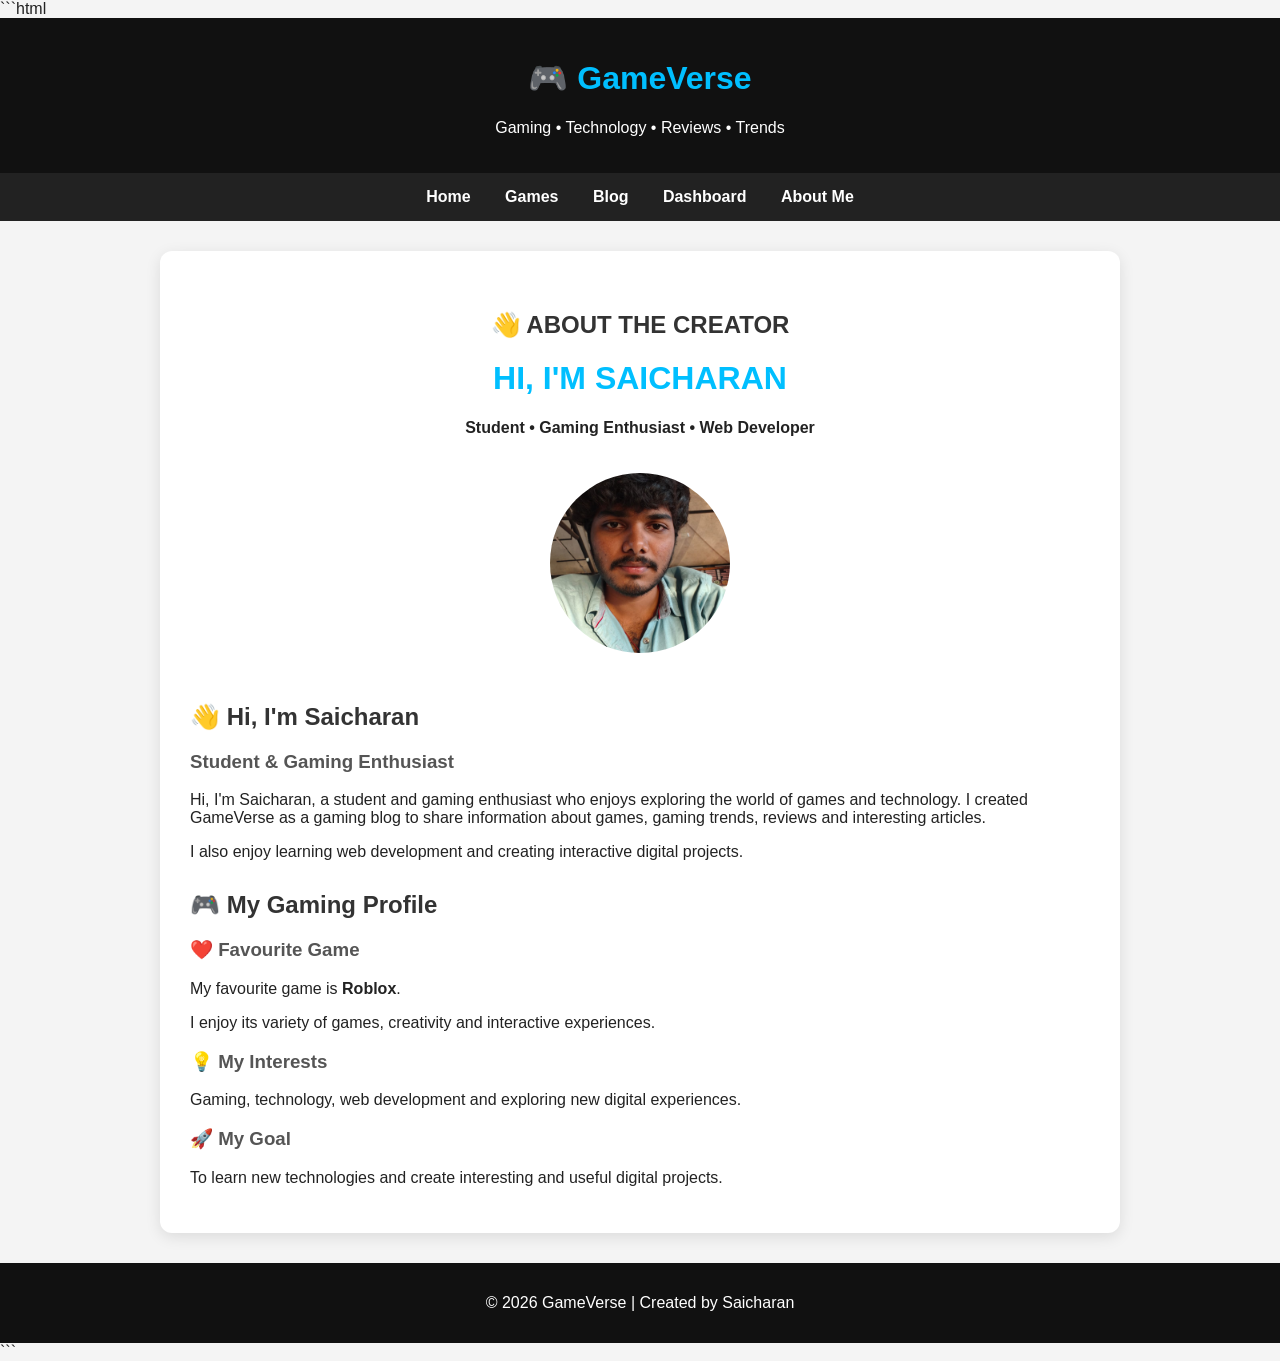
<file: index.html>
```html
<!DOCTYPE html>
<html lang="en">
<head>
    <meta charset="UTF-8">
    <meta name="viewport" content="width=device-width, initial-scale=1.0">
    <title>About Me - GameVerse</title>

    <style>
        body {
            margin: 0;
            font-family: Arial, sans-serif;
            background: #f4f4f4;
            color: #222;
        }

        header {
            background: #111;
            color: white;
            padding: 20px;
            text-align: center;
        }

        nav {
            background: #222;
            padding: 15px;
            text-align: center;
        }

        nav a {
            color: white;
            text-decoration: none;
            margin: 0 15px;
            font-weight: bold;
        }

        nav a:hover {
            color: #00bfff;
        }

        .container {
            max-width: 900px;
            margin: 30px auto;
            background: white;
            padding: 30px;
            border-radius: 12px;
            box-shadow: 0 4px 15px rgba(0,0,0,0.1);
        }

        .profile {
            text-align: center;
        }

        .profile img {
            width: 180px;
            height: 180px;
            object-fit: cover;
            border-radius: 50%;
            margin: 20px 0;
        }

        h1 {
            color: #00bfff;
        }

        h2 {
            color: #333;
            margin-top: 30px;
        }

        h3 {
            color: #555;
        }

        footer {
            text-align: center;
            background: #111;
            color: white;
            padding: 15px;
            margin-top: 30px;
        }
    </style>
</head>

<body>

    <header>
        <h1>🎮 GameVerse</h1>
        <p>Gaming • Technology • Reviews • Trends</p>
    </header>

    <nav>
        <a href="index.html">Home</a>
        <a href="games.html">Games</a>
        <a href="blog.html">Blog</a>
        <a href="dashboard.html">Dashboard</a>
        <a href="about.html">About Me</a>
    </nav>

    <div class="container">

        <div class="profile">
            <h2>👋 ABOUT THE CREATOR</h2>

            <h1>HI, I'M SAICHARAN</h1>

            <p><strong>Student • Gaming Enthusiast • Web Developer</strong></p>

            <img src="saicharan.jpeg" alt="Saicharan Profile Photo">
        </div>

        <h2>👋 Hi, I'm Saicharan</h2>

        <h3>Student & Gaming Enthusiast</h3>

        <p>
            Hi, I'm Saicharan, a student and gaming enthusiast who enjoys
            exploring the world of games and technology. I created GameVerse
            as a gaming blog to share information about games, gaming trends,
            reviews and interesting articles.
        </p>

        <p>
            I also enjoy learning web development and creating interactive
            digital projects.
        </p>

        <h2>🎮 My Gaming Profile</h2>

        <h3>❤️ Favourite Game</h3>

        <p>
            My favourite game is <strong>Roblox</strong>.
        </p>

        <p>
            I enjoy its variety of games, creativity and interactive experiences.
        </p>

        <h3>💡 My Interests</h3>

        <p>
            Gaming, technology, web development and exploring new digital
            experiences.
        </p>

        <h3>🚀 My Goal</h3>

        <p>
            To learn new technologies and create interesting and useful
            digital projects.
        </p>

    </div>

    <footer>
        <p>© 2026 GameVerse | Created by Saicharan</p>
    </footer>

</body>
</html>
```
</file>
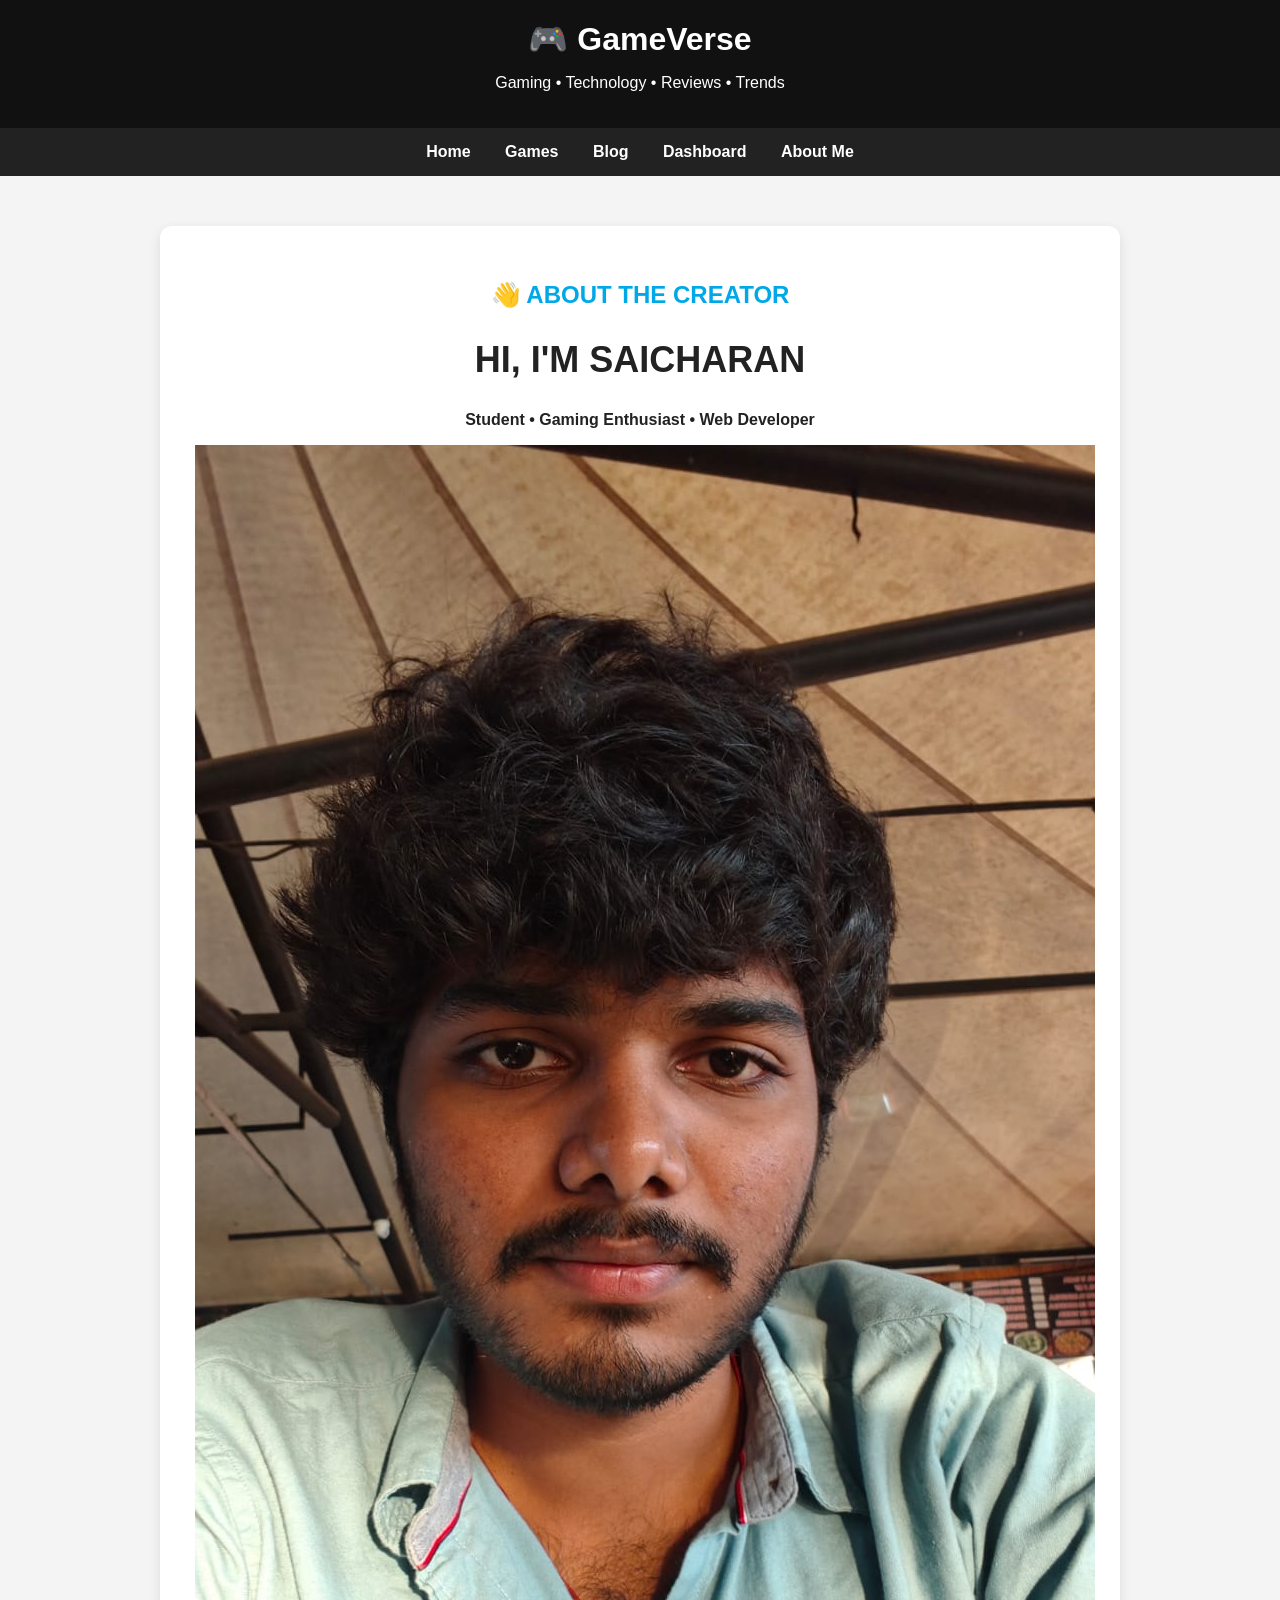
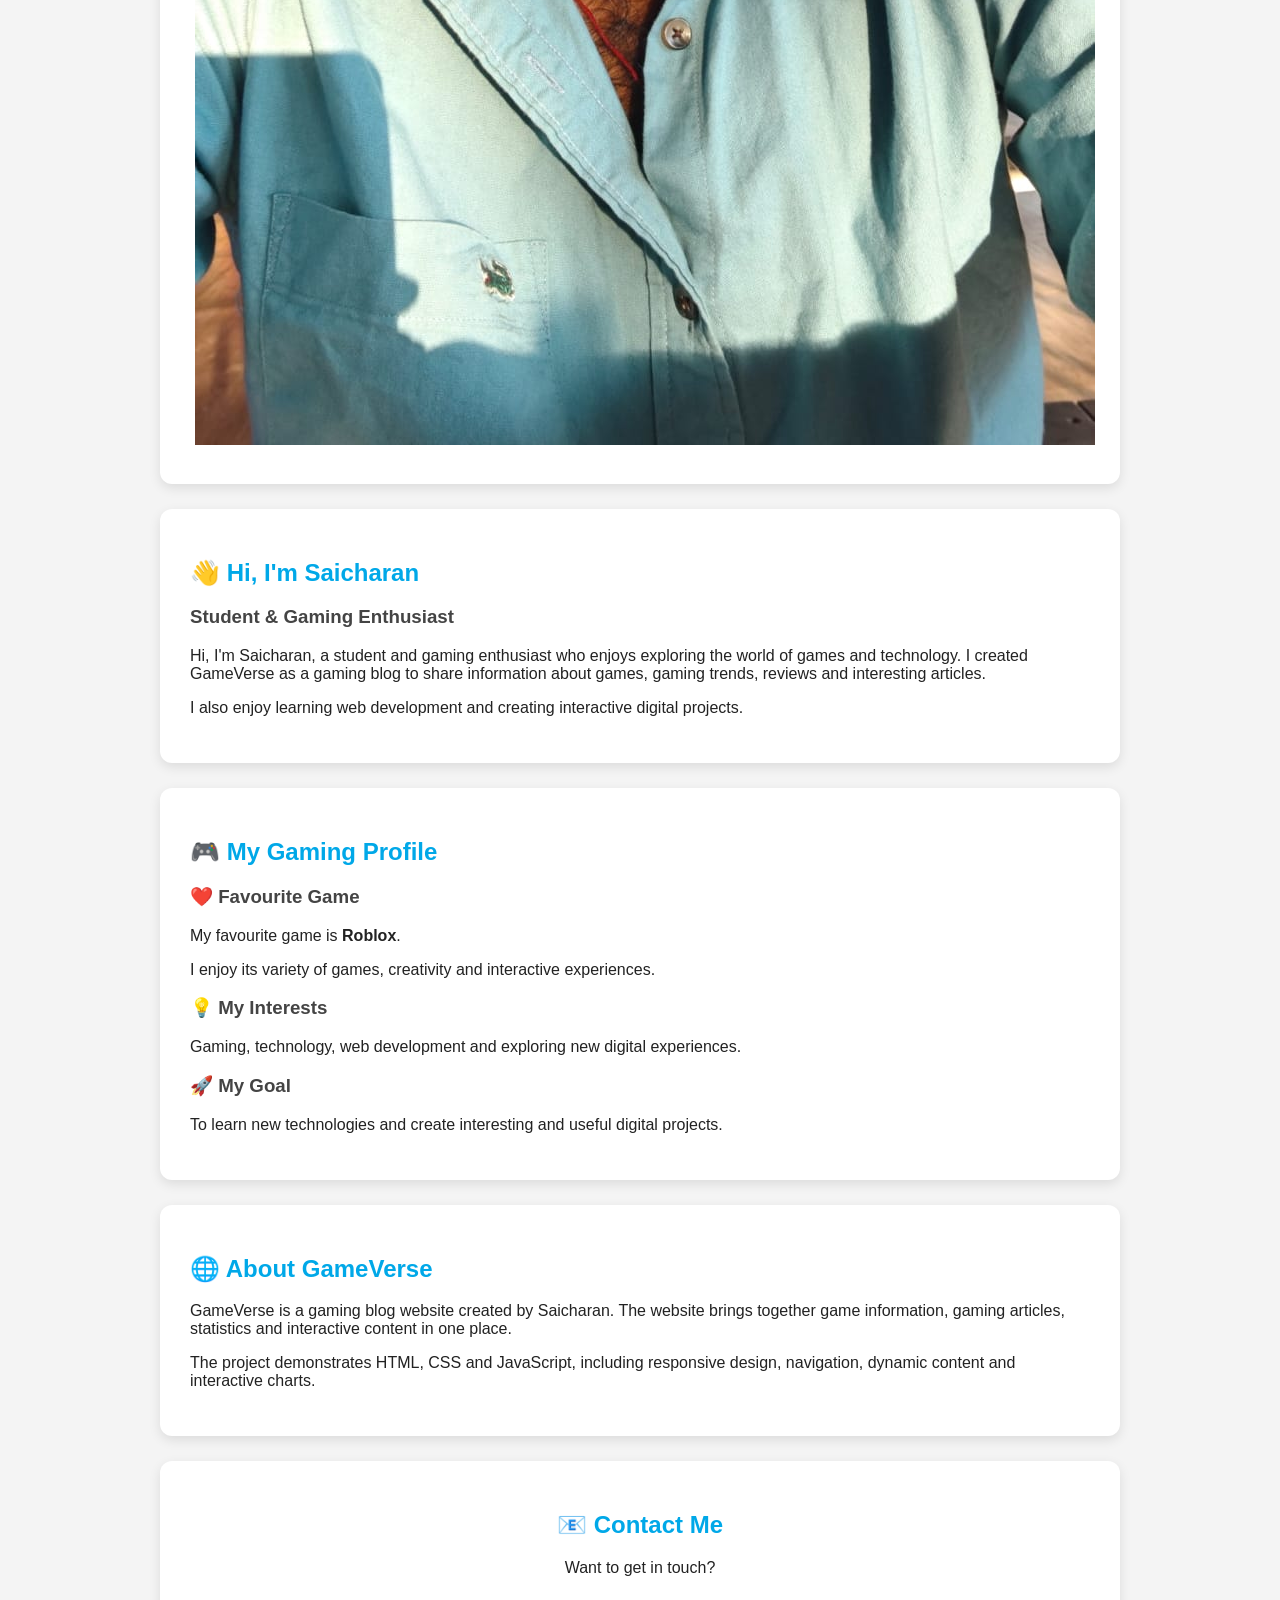
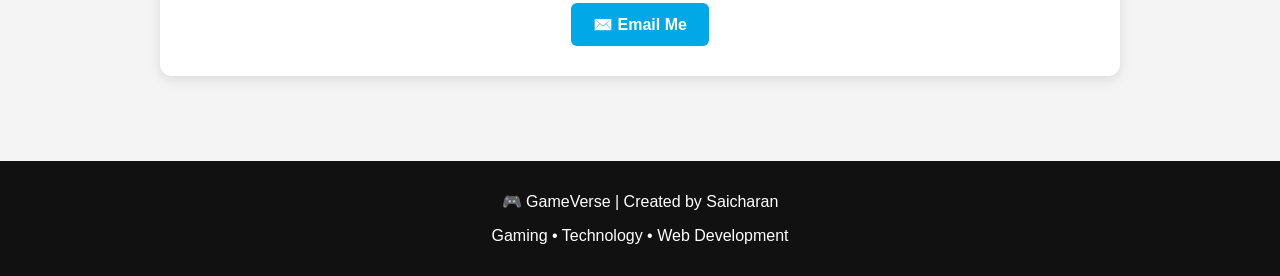
<file: about.html>
<!DOCTYPE html>
<html lang="en">
<head>
    <meta charset="UTF-8">
    <meta name="viewport" content="width=device-width, initial-scale=1.0">

    <title>About Me - GameVerse</title>

    <style>
        * {
            box-sizing: border-box;
        }

        body {
            margin: 0;
            font-family: Arial, sans-serif;
            background: #f4f4f4;
            color: #222;
        }

        header {
            background: #111;
            color: white;
            padding: 20px;
            text-align: center;
        }

        header h1 {
            margin: 0;
        }

        nav {
            background: #222;
            padding: 15px;
            text-align: center;
        }

        nav a {
            color: white;
            text-decoration: none;
            margin: 0 15px;
            font-weight: bold;
        }

        nav a:hover {
            color: #00bfff;
        }

        .container {
            max-width: 1000px;
            margin: 30px auto;
            padding: 20px;
        }

        .profile-header {
            background: white;
            text-align: center;
            padding: 35px;
            border-radius: 12px;
            box-shadow: 0 4px 12px rgba(0,0,0,0.1);
            margin-bottom: 25px;
        }

        .profile-header h2 {
            color: #00a8e8;
        }

        .profile-header h1 {
            font-size: 36px;
        }

        .profile-image {
            width: 180px;
            height: 180px;
            object-fit: cover;
            border-radius: 50%;
            margin-top: 20px;
            border: 5px solid #00a8e8;
        }

        .section {
            background: white;
            padding: 30px;
            border-radius: 12px;
            margin-bottom: 25px;
            box-shadow: 0 4px 12px rgba(0,0,0,0.1);
        }

        .section h2 {
            color: #00a8e8;
        }

        .section h3 {
            color: #444;
        }

        .contact {
            text-align: center;
        }

        .email-button {
            display: inline-block;
            background: #00a8e8;
            color: white;
            padding: 12px 22px;
            border-radius: 6px;
            text-decoration: none;
            font-weight: bold;
            margin-top: 10px;
        }

        .email-button:hover {
            background: #0077a3;
        }

        footer {
            background: #111;
            color: white;
            text-align: center;
            padding: 15px;
            margin-top: 40px;
        }
    </style>
</head>

<body>

    <header>
        <h1>🎮 GameVerse</h1>
        <p>Gaming • Technology • Reviews • Trends</p>
    </header>


    <nav>
        <a href="index.html">Home</a>
        <a href="games.html">Games</a>
        <a href="blog.html">Blog</a>
        <a href="dashboard.html">Dashboard</a>
        <a href="about.html">About Me</a>
    </nav>


    <div class="container">

        <!-- Profile Header -->

        <section class="profile-header">

            <h2>👋 ABOUT THE CREATOR</h2>

            <h1>HI, I'M SAICHARAN</h1>

            <p>
                <strong>
                    Student • Gaming Enthusiast • Web Developer
                </strong>
            </p>

            <img src="saicharan.jpeg" alt="Saicharan Profile Photo">

        </section>


        <!-- Introduction -->

        <section class="section">

            <h2>👋 Hi, I'm Saicharan</h2>

            <h3>Student & Gaming Enthusiast</h3>

            <p>
                Hi, I'm Saicharan, a student and gaming enthusiast who enjoys
                exploring the world of games and technology. I created
                GameVerse as a gaming blog to share information about games,
                gaming trends, reviews and interesting articles.
            </p>

            <p>
                I also enjoy learning web development and creating interactive
                digital projects.
            </p>

        </section>


        <!-- Gaming Profile -->

        <section class="section">

            <h2>🎮 My Gaming Profile</h2>

            <h3>❤️ Favourite Game</h3>

            <p>
                My favourite game is <strong>Roblox</strong>.
            </p>

            <p>
                I enjoy its variety of games, creativity and interactive
                experiences.
            </p>

            <h3>💡 My Interests</h3>

            <p>
                Gaming, technology, web development and exploring new
                digital experiences.
            </p>

            <h3>🚀 My Goal</h3>

            <p>
                To learn new technologies and create interesting and useful
                digital projects.
            </p>

        </section>


        <!-- About GameVerse -->

        <section class="section">

            <h2>🌐 About GameVerse</h2>

            <p>
                GameVerse is a gaming blog website created by Saicharan.
                The website brings together game information, gaming
                articles, statistics and interactive content in one place.
            </p>

            <p>
                The project demonstrates HTML, CSS and JavaScript, including
                responsive design, navigation, dynamic content and
                interactive charts.
            </p>

        </section>


        <!-- Contact -->

        <section class="section contact">

            <h2>📧 Contact Me</h2>

            <p>Want to get in touch?</p>

            <a
                class="email-button"
                href="mailto:saicharanpvv@gmail.com"
            >
                ✉️ Email Me
            </a>

        </section>

    </div>


    <footer>
        <p>🎮 GameVerse | Created by Saicharan</p>
        <p>Gaming • Technology • Web Development</p>
    </footer>

</body>
</html>
</file>
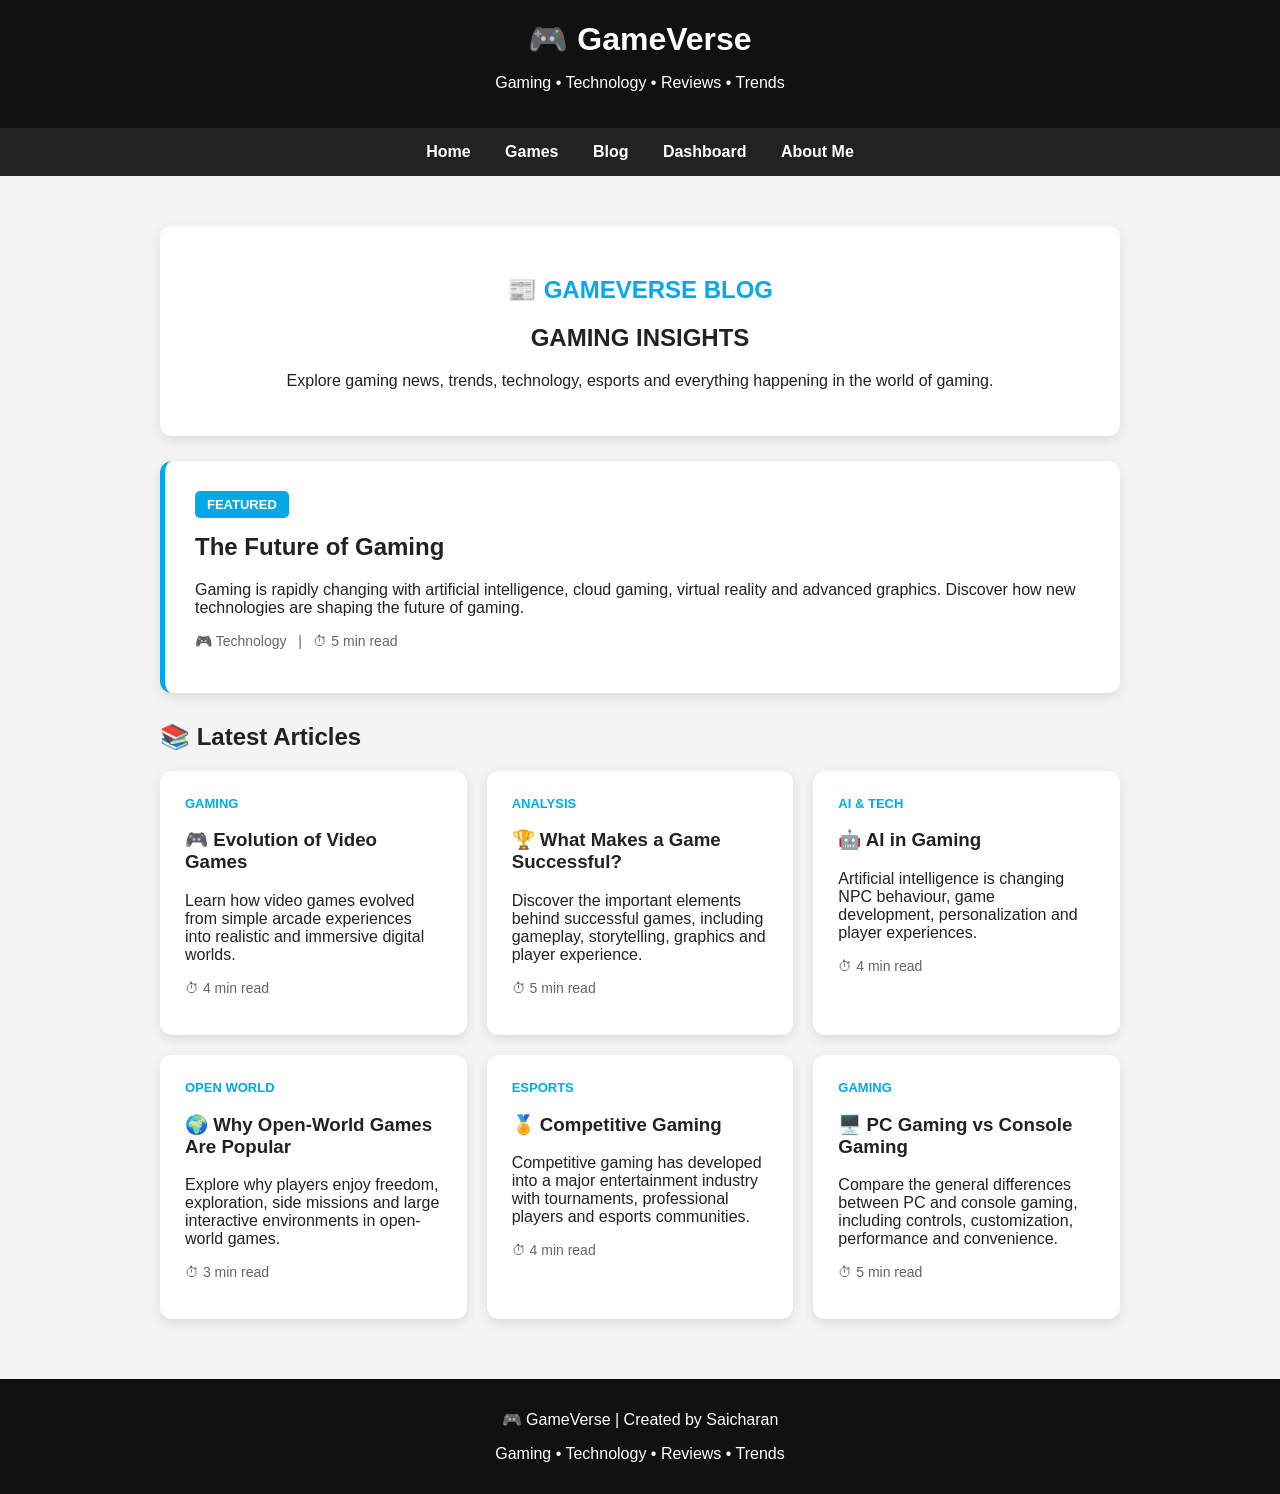
<file: blog.html>
<!DOCTYPE html>
<html lang="en">
<head>
    <meta charset="UTF-8">
    <meta name="viewport" content="width=device-width, initial-scale=1.0">

    <title>Blog - GameVerse</title>

    <style>
        * {
            box-sizing: border-box;
        }

        body {
            margin: 0;
            font-family: Arial, sans-serif;
            background: #f4f4f4;
            color: #222;
        }

        header {
            background: #111;
            color: white;
            padding: 20px;
            text-align: center;
        }

        header h1 {
            margin: 0;
        }

        nav {
            background: #222;
            padding: 15px;
            text-align: center;
        }

        nav a {
            color: white;
            text-decoration: none;
            margin: 0 15px;
            font-weight: bold;
        }

        nav a:hover {
            color: #00bfff;
        }

        .container {
            max-width: 1000px;
            margin: 30px auto;
            padding: 20px;
        }

        .intro {
            background: white;
            padding: 30px;
            text-align: center;
            border-radius: 12px;
            margin-bottom: 25px;
            box-shadow: 0 4px 12px rgba(0,0,0,0.1);
        }

        .intro h2 {
            color: #00a8e8;
        }

        .featured {
            background: white;
            padding: 30px;
            border-radius: 12px;
            margin-bottom: 30px;
            box-shadow: 0 4px 12px rgba(0,0,0,0.1);
            border-left: 5px solid #00a8e8;
        }

        .featured-label {
            display: inline-block;
            background: #00a8e8;
            color: white;
            padding: 6px 12px;
            border-radius: 5px;
            font-size: 13px;
            font-weight: bold;
        }

        .featured h2 {
            margin-top: 15px;
            color: #222;
        }

        .article-grid {
            display: grid;
            grid-template-columns: repeat(auto-fit, minmax(280px, 1fr));
            gap: 20px;
        }

        .article {
            background: white;
            padding: 25px;
            border-radius: 12px;
            box-shadow: 0 4px 12px rgba(0,0,0,0.1);
            transition: transform 0.2s;
        }

        .article:hover {
            transform: translateY(-5px);
        }

        .category {
            color: #00a8e8;
            font-size: 13px;
            font-weight: bold;
        }

        .article h3 {
            color: #222;
        }

        .meta {
            color: #666;
            font-size: 14px;
        }

        footer {
            background: #111;
            color: white;
            text-align: center;
            padding: 15px;
            margin-top: 40px;
        }
    </style>
</head>

<body>

    <header>
        <h1>🎮 GameVerse</h1>
        <p>Gaming • Technology • Reviews • Trends</p>
    </header>

    <nav>
        <a href="index.html">Home</a>
        <a href="games.html">Games</a>
        <a href="blog.html">Blog</a>
        <a href="dashboard.html">Dashboard</a>
        <a href="about.html">About Me</a>
    </nav>

    <div class="container">

        <section class="intro">
            <h2>📰 GAMEVERSE BLOG</h2>

            <h1>GAMING INSIGHTS</h1>

            <p>
                Explore gaming news, trends, technology, esports and
                everything happening in the world of gaming.
            </p>
        </section>


        <!-- Featured Article -->

        <section class="featured">

            <span class="featured-label">FEATURED</span>

            <h2>The Future of Gaming</h2>

            <p>
                Gaming is rapidly changing with artificial intelligence,
                cloud gaming, virtual reality and advanced graphics.
                Discover how new technologies are shaping the future of gaming.
            </p>

            <p class="meta">
                🎮 Technology &nbsp; | &nbsp; ⏱ 5 min read
            </p>

        </section>


        <!-- Latest Articles -->

        <h2>📚 Latest Articles</h2>

        <div class="article-grid">

            <article class="article">
                <div class="category">GAMING</div>

                <h3>🎮 Evolution of Video Games</h3>

                <p>
                    Learn how video games evolved from simple arcade
                    experiences into realistic and immersive digital worlds.
                </p>

                <p class="meta">⏱ 4 min read</p>
            </article>


            <article class="article">
                <div class="category">ANALYSIS</div>

                <h3>🏆 What Makes a Game Successful?</h3>

                <p>
                    Discover the important elements behind successful games,
                    including gameplay, storytelling, graphics and player
                    experience.
                </p>

                <p class="meta">⏱ 5 min read</p>
            </article>


            <article class="article">
                <div class="category">AI & TECH</div>

                <h3>🤖 AI in Gaming</h3>

                <p>
                    Artificial intelligence is changing NPC behaviour,
                    game development, personalization and player experiences.
                </p>

                <p class="meta">⏱ 4 min read</p>
            </article>


            <article class="article">
                <div class="category">OPEN WORLD</div>

                <h3>🌍 Why Open-World Games Are Popular</h3>

                <p>
                    Explore why players enjoy freedom, exploration,
                    side missions and large interactive environments
                    in open-world games.
                </p>

                <p class="meta">⏱ 3 min read</p>
            </article>


            <article class="article">
                <div class="category">ESPORTS</div>

                <h3>🏅 Competitive Gaming</h3>

                <p>
                    Competitive gaming has developed into a major
                    entertainment industry with tournaments, professional
                    players and esports communities.
                </p>

                <p class="meta">⏱ 4 min read</p>
            </article>


            <article class="article">
                <div class="category">GAMING</div>

                <h3>🖥️ PC Gaming vs Console Gaming</h3>

                <p>
                    Compare the general differences between PC and console
                    gaming, including controls, customization, performance
                    and convenience.
                </p>

                <p class="meta">⏱ 5 min read</p>
            </article>

        </div>

    </div>


    <footer>
        <p>🎮 GameVerse | Created by Saicharan</p>
        <p>Gaming • Technology • Reviews • Trends</p>
    </footer>

</body>
</html>
</file>
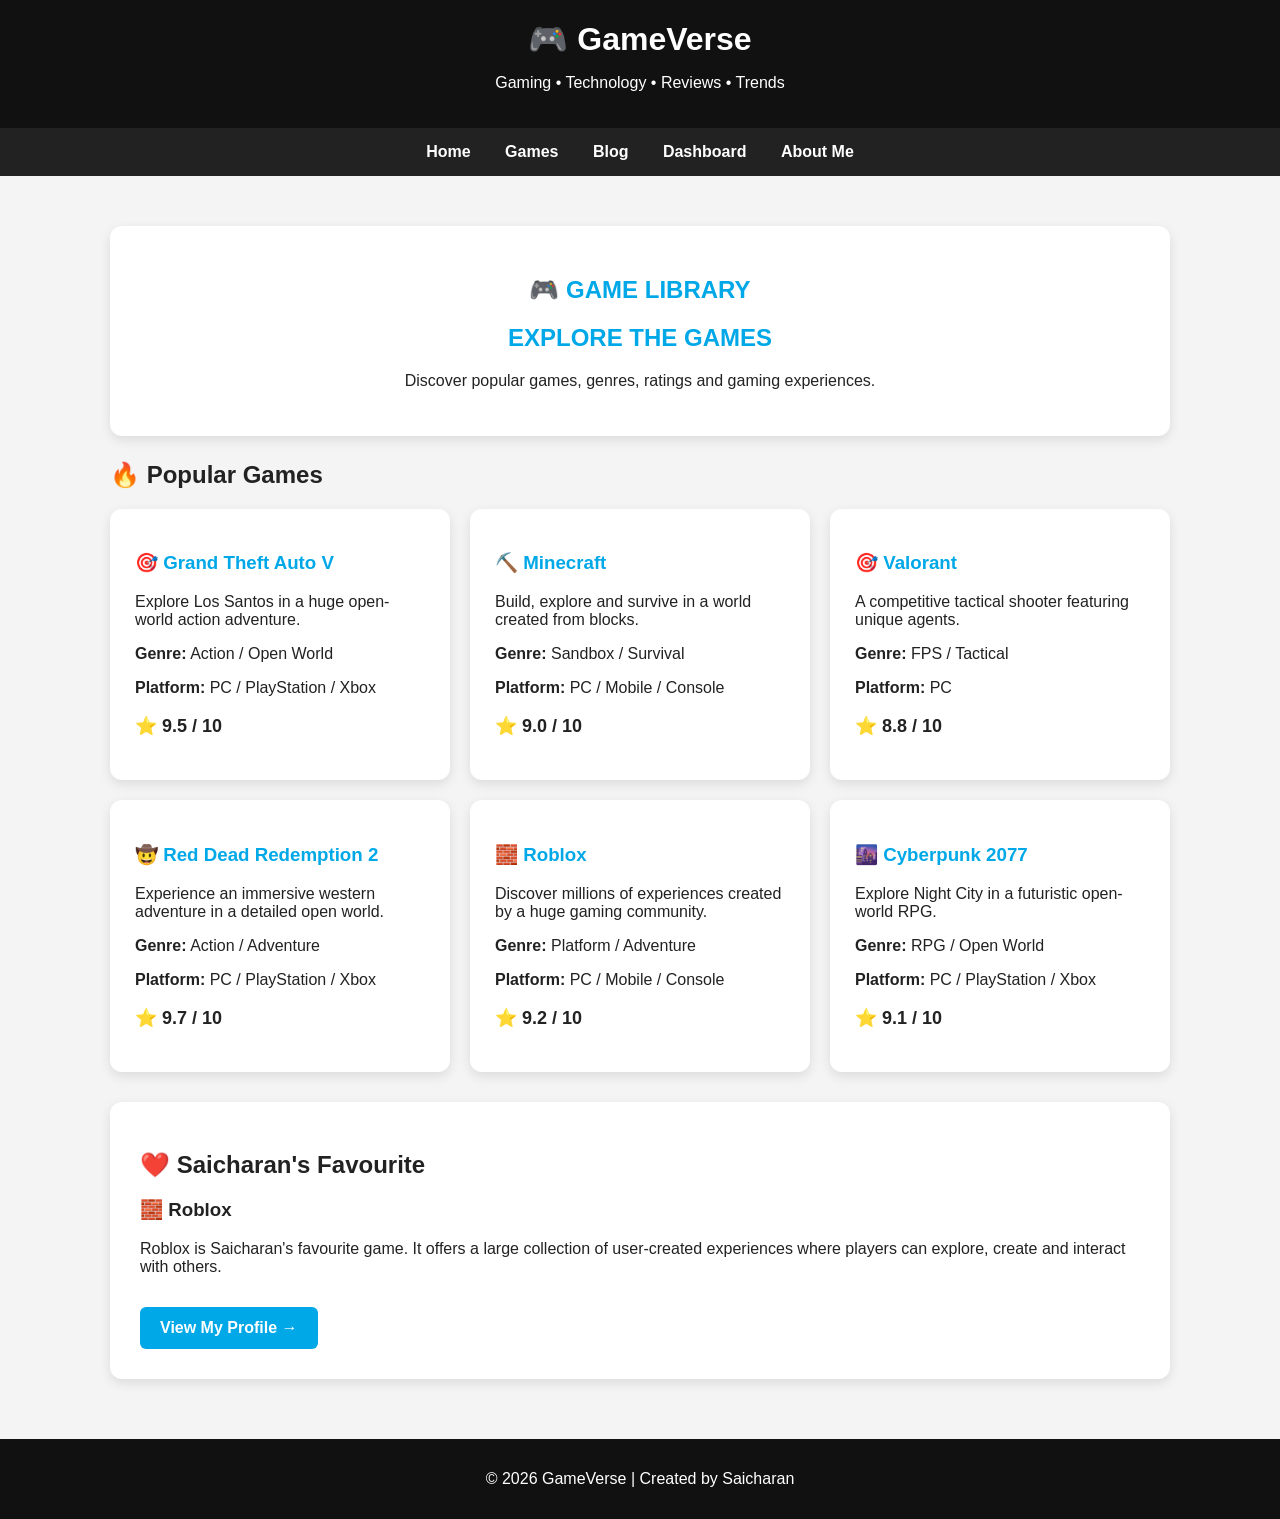
<file: games.html>
<!DOCTYPE html>
<html lang="en">
<head>
    <meta charset="UTF-8">
    <meta name="viewport" content="width=device-width, initial-scale=1.0">

    <title>Games - GameVerse</title>

    <style>
        * {
            box-sizing: border-box;
        }

        body {
            margin: 0;
            font-family: Arial, sans-serif;
            background: #f4f4f4;
            color: #222;
        }

        header {
            background: #111;
            color: white;
            padding: 20px;
            text-align: center;
        }

        header h1 {
            margin: 0;
        }

        nav {
            background: #222;
            padding: 15px;
            text-align: center;
        }

        nav a {
            color: white;
            text-decoration: none;
            margin: 0 15px;
            font-weight: bold;
        }

        nav a:hover {
            color: #00bfff;
        }

        .container {
            max-width: 1100px;
            margin: 30px auto;
            padding: 20px;
        }

        .intro {
            background: white;
            padding: 30px;
            text-align: center;
            border-radius: 12px;
            margin-bottom: 25px;
            box-shadow: 0 4px 12px rgba(0,0,0,0.1);
        }

        .intro h2 {
            color: #00a8e8;
        }

        .games {
            display: grid;
            grid-template-columns: repeat(auto-fit, minmax(280px, 1fr));
            gap: 20px;
        }

        .game-card {
            background: white;
            padding: 25px;
            border-radius: 12px;
            box-shadow: 0 4px 12px rgba(0,0,0,0.1);
            transition: transform 0.2s;
        }

        .game-card:hover {
            transform: translateY(-5px);
        }

        .game-card h3 {
            color: #00a8e8;
        }

        .rating {
            font-size: 18px;
            font-weight: bold;
        }

        .favourite {
            background: white;
            padding: 30px;
            margin-top: 30px;
            border-radius: 12px;
            box-shadow: 0 4px 12px rgba(0,0,0,0.1);
        }

        .button {
            display: inline-block;
            background: #00a8e8;
            color: white;
            padding: 12px 20px;
            margin-top: 15px;
            text-decoration: none;
            border-radius: 6px;
            font-weight: bold;
        }

        .button:hover {
            background: #0077a3;
        }

        footer {
            background: #111;
            color: white;
            text-align: center;
            padding: 15px;
            margin-top: 40px;
        }
    </style>
</head>

<body>

    <header>
        <h1>🎮 GameVerse</h1>
        <p>Gaming • Technology • Reviews • Trends</p>
    </header>

    <nav>
        <a href="index.html">Home</a>
        <a href="games.html">Games</a>
        <a href="blog.html">Blog</a>
        <a href="dashboard.html">Dashboard</a>
        <a href="about.html">About Me</a>
    </nav>

    <div class="container">

        <section class="intro">
            <h2>🎮 GAME LIBRARY</h2>

            <h2>EXPLORE THE GAMES</h2>

            <p>
                Discover popular games, genres, ratings and gaming experiences.
            </p>
        </section>

        <h2>🔥 Popular Games</h2>

        <div class="games">

            <div class="game-card">
                <h3>🎯 Grand Theft Auto V</h3>
                <p>
                    Explore Los Santos in a huge open-world action adventure.
                </p>
                <p><strong>Genre:</strong> Action / Open World</p>
                <p><strong>Platform:</strong> PC / PlayStation / Xbox</p>
                <p class="rating">⭐ 9.5 / 10</p>
            </div>

            <div class="game-card">
                <h3>⛏️ Minecraft</h3>
                <p>
                    Build, explore and survive in a world created from blocks.
                </p>
                <p><strong>Genre:</strong> Sandbox / Survival</p>
                <p><strong>Platform:</strong> PC / Mobile / Console</p>
                <p class="rating">⭐ 9.0 / 10</p>
            </div>

            <div class="game-card">
                <h3>🎯 Valorant</h3>
                <p>
                    A competitive tactical shooter featuring unique agents.
                </p>
                <p><strong>Genre:</strong> FPS / Tactical</p>
                <p><strong>Platform:</strong> PC</p>
                <p class="rating">⭐ 8.8 / 10</p>
            </div>

            <div class="game-card">
                <h3>🤠 Red Dead Redemption 2</h3>
                <p>
                    Experience an immersive western adventure in a detailed
                    open world.
                </p>
                <p><strong>Genre:</strong> Action / Adventure</p>
                <p><strong>Platform:</strong> PC / PlayStation / Xbox</p>
                <p class="rating">⭐ 9.7 / 10</p>
            </div>

            <div class="game-card">
                <h3>🧱 Roblox</h3>
                <p>
                    Discover millions of experiences created by a huge gaming
                    community.
                </p>
                <p><strong>Genre:</strong> Platform / Adventure</p>
                <p><strong>Platform:</strong> PC / Mobile / Console</p>
                <p class="rating">⭐ 9.2 / 10</p>
            </div>

            <div class="game-card">
                <h3>🌆 Cyberpunk 2077</h3>
                <p>
                    Explore Night City in a futuristic open-world RPG.
                </p>
                <p><strong>Genre:</strong> RPG / Open World</p>
                <p><strong>Platform:</strong> PC / PlayStation / Xbox</p>
                <p class="rating">⭐ 9.1 / 10</p>
            </div>

        </div>

        <section class="favourite">

            <h2>❤️ Saicharan's Favourite</h2>

            <h3>🧱 Roblox</h3>

            <p>
                Roblox is Saicharan's favourite game. It offers a large
                collection of user-created experiences where players can
                explore, create and interact with others.
            </p>

            <a class="button" href="about.html">
                View My Profile →
            </a>

        </section>

    </div>

    <footer>
        <p>© 2026 GameVerse | Created by Saicharan</p>
    </footer>

</body>
</html>
</file>
